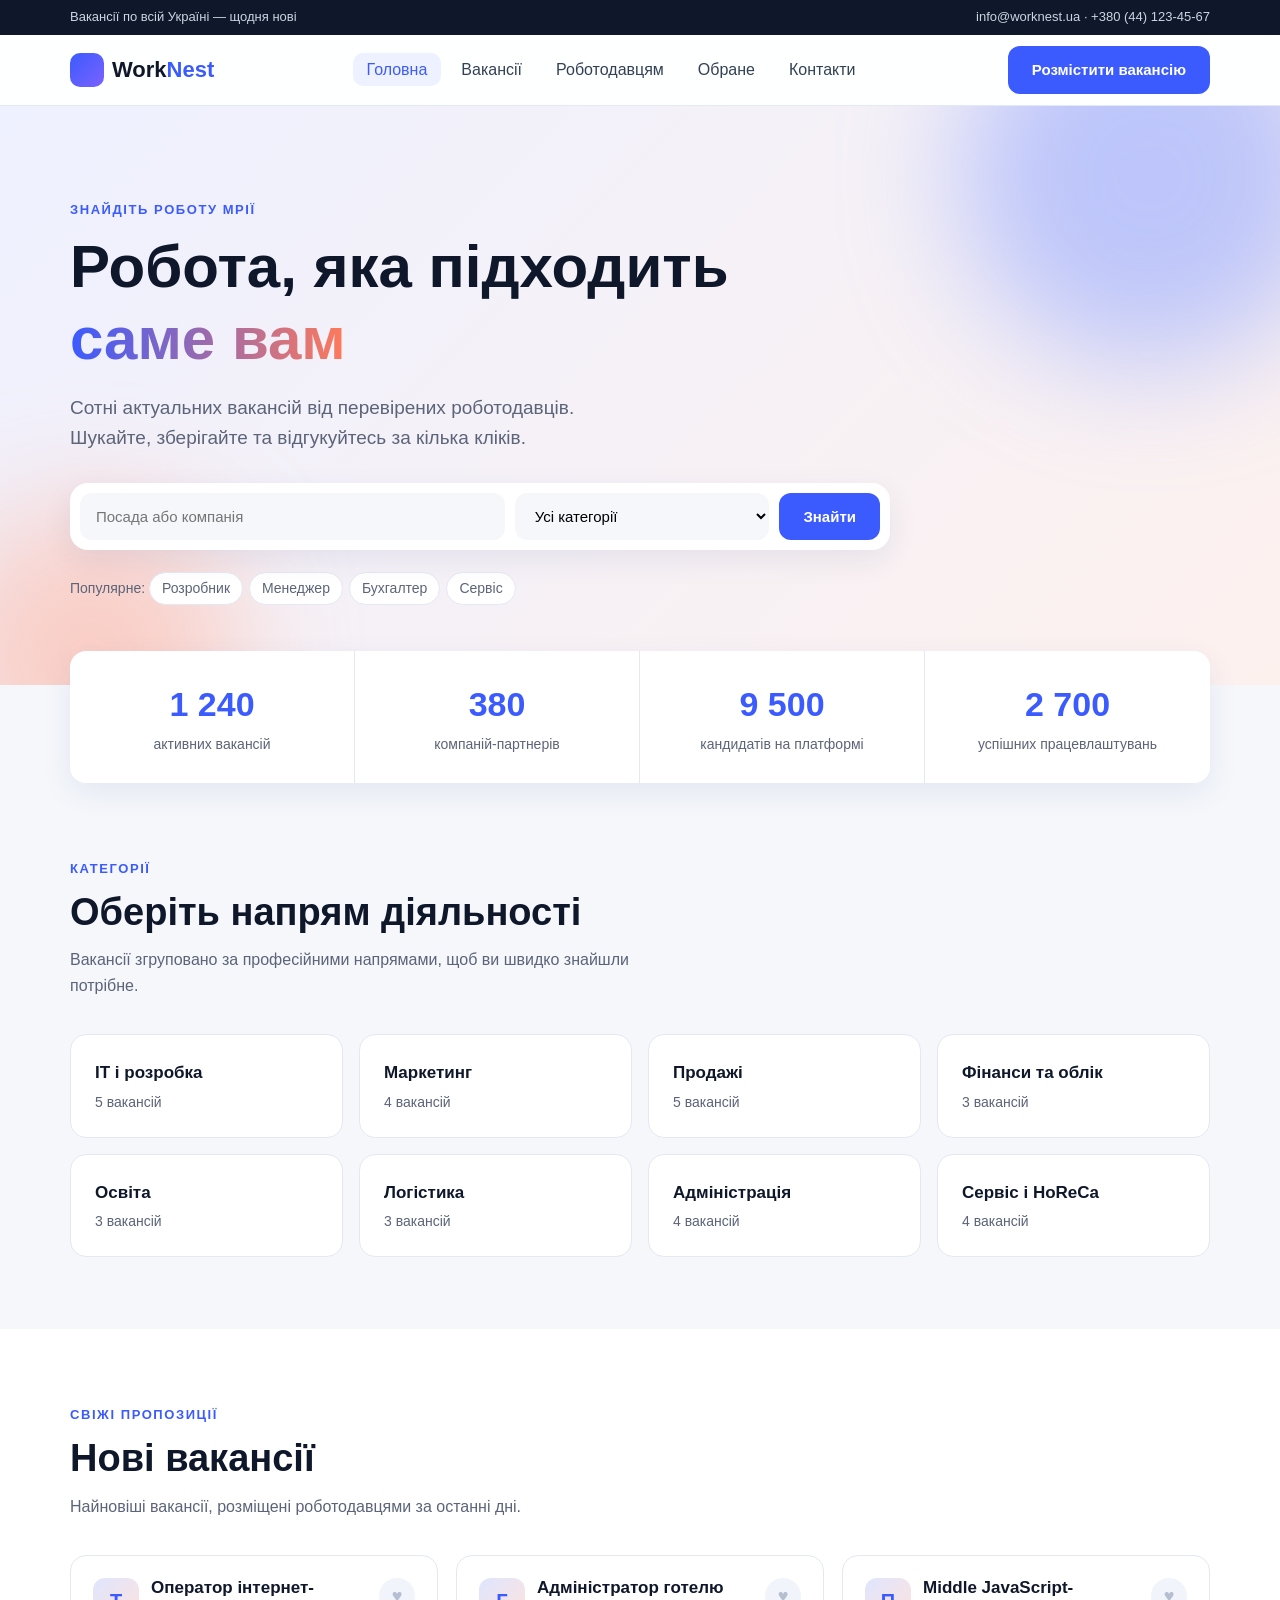
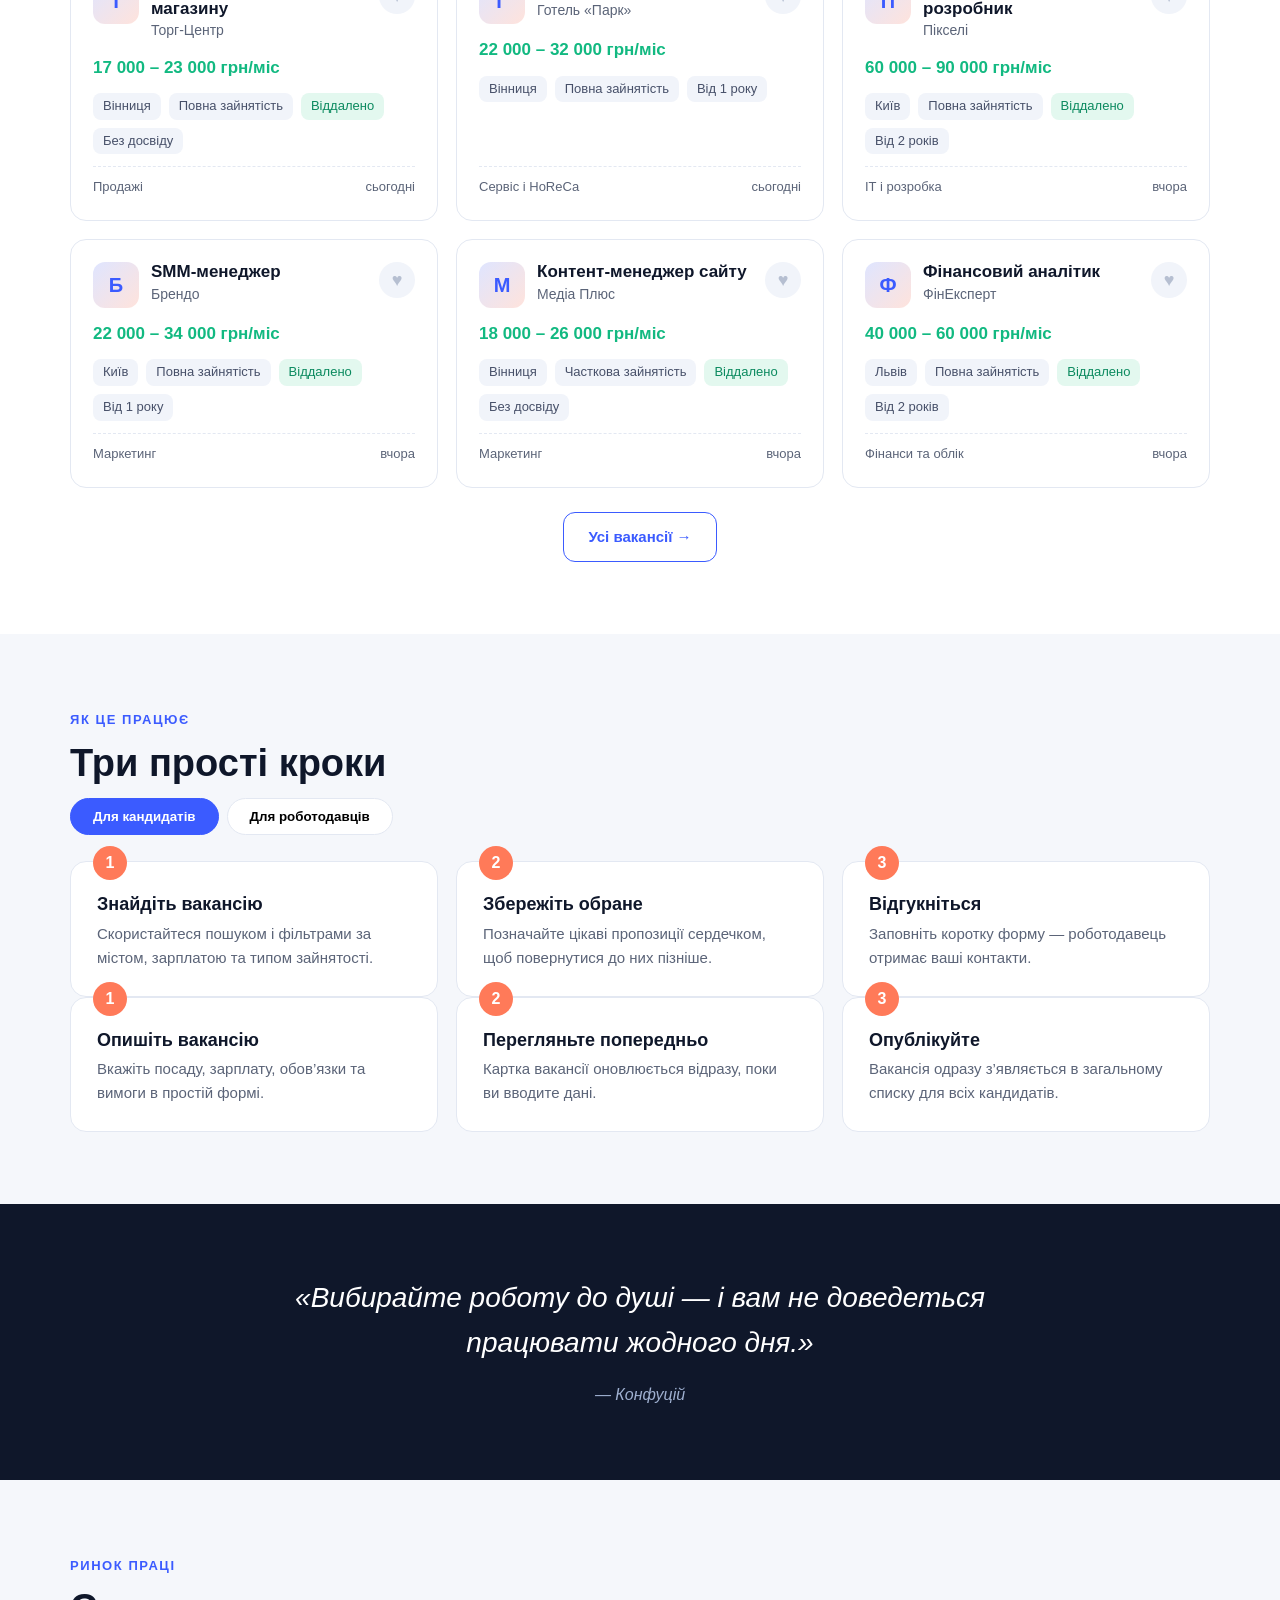
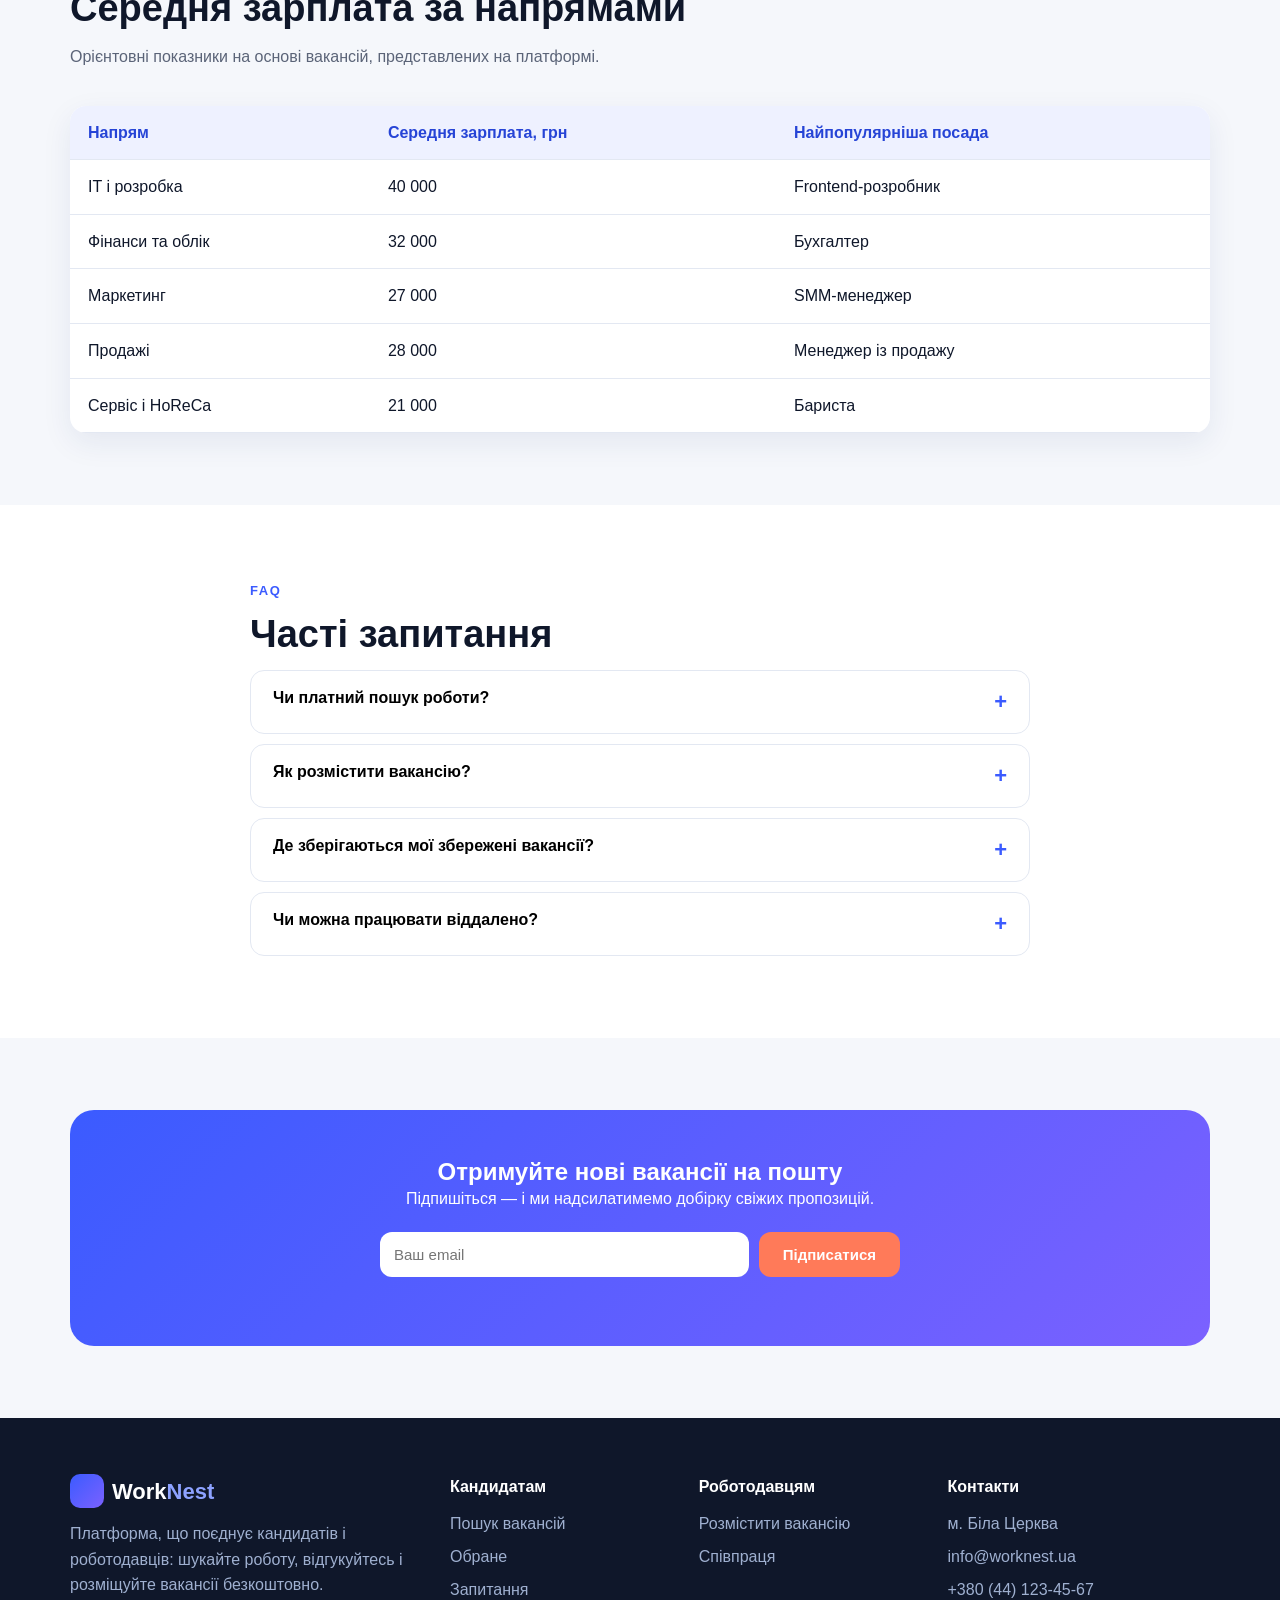
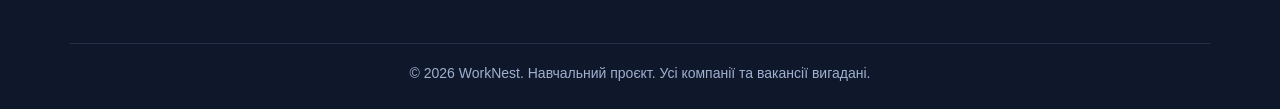
<file: index.html>
<!DOCTYPE html>
<html lang="uk">
<head>
<meta charset="UTF-8">
<meta name="viewport" content="width=device-width, initial-scale=1.0">
<meta name="description" content="WorkNest — сайт для пошуку роботи та розміщення вакансій">
<title>WorkNest — пошук роботи та розміщення вакансій</title>
<link rel="stylesheet" href="css/style.css">
</head>
<body>
<header>
  <div class="header-top"><div class="container"><span>Вакансії по всій Україні — щодня нові</span><span>info@worknest.ua · +380 (44) 123-45-67</span></div></div>
  <div class="header-main"><div class="container">
    <a class="logo-link" href="index.html"><i></i><span>Work<b>Nest</b></span></a>
    <nav id="nav"><ul><li><a href="index.html" class="active">Головна</a></li><li><a href="vacancies.html" class="">Вакансії</a></li><li><a href="post.html" class="">Роботодавцям</a></li><li><a href="saved.html" class="">Обране<span class="saved-count" hidden>0</span></a></li><li><a href="contacts.html" class="">Контакти</a></li></ul></nav>
    <div class="header-cta"><a class="btn" href="post.html">Розмістити вакансію</a><button class="burger" id="burger" aria-label="Меню">☰</button></div>
  </div></div>
</header>

<main>
<section class="hero" id="hero">
  <div class="container">
    <span class="section-label">Знайдіть роботу мрії</span>
    <h1>Робота, яка підходить <span>саме вам</span></h1>
    <p class="lead">Сотні актуальних вакансій від перевірених роботодавців. Шукайте, зберігайте та відгукуйтесь за кілька кліків.</p>
    <form class="search-box" id="heroForm">
      <input id="hQ" type="search" placeholder="Посада або компанія" aria-label="Пошук">
      <select id="hCat" aria-label="Категорія"></select>
      <button class="btn" type="submit">Знайти</button>
    </form>
    <div class="hero-tags">Популярне:
      <a href="vacancies.html?q=розробник">Розробник</a><a href="vacancies.html?q=менеджер">Менеджер</a><a href="vacancies.html?q=бухгалтер">Бухгалтер</a><a href="vacancies.html?cat=hor">Сервіс</a>
    </div>
  </div>
</section>

<section class="stats" id="statistics"><div class="container"><div class="stats-grid">
  <div class="stat"><b data-count="1240">0</b><span>активних вакансій</span></div>
  <div class="stat"><b data-count="380">0</b><span>компаній-партнерів</span></div>
  <div class="stat"><b data-count="9500">0</b><span>кандидатів на платформі</span></div>
  <div class="stat"><b data-count="2700">0</b><span>успішних працевлаштувань</span></div>
</div></div></section>

<section id="categories"><div class="container">
  <span class="section-label">Категорії</span><h2 class="section-title">Оберіть напрям діяльності</h2>
  <p class="section-sub">Вакансії згруповано за професійними напрямами, щоб ви швидко знайшли потрібне.</p>
  <div class="cat-grid" id="catGrid"></div>
</div></section>

<section id="featured" style="background:#fff"><div class="container">
  <span class="section-label">Свіжі пропозиції</span><h2 class="section-title">Нові вакансії</h2>
  <p class="section-sub">Найновіші вакансії, розміщені роботодавцями за останні дні.</p>
  <div class="grid" id="topGrid"></div>
  <p class="more-wrap"><a class="btn ghost" href="vacancies.html">Усі вакансії →</a></p>
</div></section>

<section id="how"><div class="container">
  <span class="section-label">Як це працює</span><h2 class="section-title">Три прості кроки</h2>
  <div class="tabs"><button class="tab active" data-tab="cand">Для кандидатів</button><button class="tab" data-tab="emp">Для роботодавців</button></div>
  <div class="steps" data-tab="cand">
    <div class="step"><h3>Знайдіть вакансію</h3><p>Скористайтеся пошуком і фільтрами за містом, зарплатою та типом зайнятості.</p></div>
    <div class="step"><h3>Збережіть обране</h3><p>Позначайте цікаві пропозиції сердечком, щоб повернутися до них пізніше.</p></div>
    <div class="step"><h3>Відгукніться</h3><p>Заповніть коротку форму — роботодавець отримає ваші контакти.</p></div>
  </div>
  <div class="steps" data-tab="emp" hidden>
    <div class="step"><h3>Опишіть вакансію</h3><p>Вкажіть посаду, зарплату, обов’язки та вимоги в простій формі.</p></div>
    <div class="step"><h3>Перегляньте попередньо</h3><p>Картка вакансії оновлюється відразу, поки ви вводите дані.</p></div>
    <div class="step"><h3>Опублікуйте</h3><p>Вакансія одразу з’являється в загальному списку для всіх кандидатів.</p></div>
  </div>
</div></section>

<section class="quote" id="quote"><div class="container">
  <blockquote>«Вибирайте роботу до душі — і вам не доведеться працювати жодного дня.»</blockquote>
  <cite>— Конфуцій</cite>
</div></section>

<section id="information"><div class="container">
  <span class="section-label">Ринок праці</span><h2 class="section-title">Середня зарплата за напрямами</h2>
  <p class="section-sub">Орієнтовні показники на основі вакансій, представлених на платформі.</p>
  <table class="info-table">
    <thead><tr><th>Напрям</th><th>Середня зарплата, грн</th><th>Найпопулярніша посада</th></tr></thead>
    <tbody>
      <tr><td>IT і розробка</td><td>40 000</td><td>Frontend-розробник</td></tr>
      <tr><td>Фінанси та облік</td><td>32 000</td><td>Бухгалтер</td></tr>
      <tr><td>Маркетинг</td><td>27 000</td><td>SMM-менеджер</td></tr>
      <tr><td>Продажі</td><td>28 000</td><td>Менеджер із продажу</td></tr>
      <tr><td>Сервіс і HoReCa</td><td>21 000</td><td>Бариста</td></tr>
    </tbody>
  </table>
</div></section>

<section id="faq" style="background:#fff"><div class="container" style="max-width:820px">
  <span class="section-label">FAQ</span><h2 class="section-title">Часті запитання</h2>
  <div class="faq-item"><button class="faq-q">Чи платний пошук роботи?</button><div class="faq-a">Ні, пошук вакансій і відгуки для кандидатів повністю безкоштовні.</div></div>
  <div class="faq-item"><button class="faq-q">Як розмістити вакансію?</button><div class="faq-a">Відкрийте сторінку «Роботодавцям», заповніть форму та натисніть «Опублікувати».</div></div>
  <div class="faq-item"><button class="faq-q">Де зберігаються мої збережені вакансії?</button><div class="faq-a">У пам’яті вашого браузера (localStorage), тому вони доступні без реєстрації.</div></div>
  <div class="faq-item"><button class="faq-q">Чи можна працювати віддалено?</button><div class="faq-a">Так, у фільтрах є опція «Віддалена робота» — вона показує лише такі вакансії.</div></div>
</div></section>

<section id="newsletter"><div class="container"><div class="newsletter">
  <h2>Отримуйте нові вакансії на пошту</h2><p>Підпишіться — і ми надсилатимемо добірку свіжих пропозицій.</p>
  <form id="subForm" novalidate><input id="sEmail" type="email" placeholder="Ваш email"><button class="btn accent" type="submit">Підписатися</button></form>
  <span class="err" id="sEmailErr"></span>
</div></div></section>
</main>

<footer>
  <div class="container">
    <div class="footer-grid">
      <div><a class="logo-link" href="index.html" style="color:#fff"><i></i><span>Work<b style="color:#8da2ff">Nest</b></span></a><p style="margin-top:12px">Платформа, що поєднує кандидатів і роботодавців: шукайте роботу, відгукуйтесь і розміщуйте вакансії безкоштовно.</p></div>
      <div><h4>Кандидатам</h4><ul><li><a href="vacancies.html">Пошук вакансій</a></li><li><a href="saved.html">Обране</a></li><li><a href="index.html#faq">Запитання</a></li></ul></div>
      <div><h4>Роботодавцям</h4><ul><li><a href="post.html">Розмістити вакансію</a></li><li><a href="contacts.html">Співпраця</a></li></ul></div>
      <div><h4>Контакти</h4><ul><li>м. Біла Церква</li><li>info@worknest.ua</li><li>+380 (44) 123-45-67</li></ul></div>
    </div>
    <p class="copy">© 2026 WorkNest. Навчальний проєкт. Усі компанії та вакансії вигадані.</p>
  </div>
</footer>
<button class="to-top" id="toTop" aria-label="Нагору">↑</button>
<script src="js/data.js"></script>
<script src="js/script.js"></script>
</body>
</html>
</file>
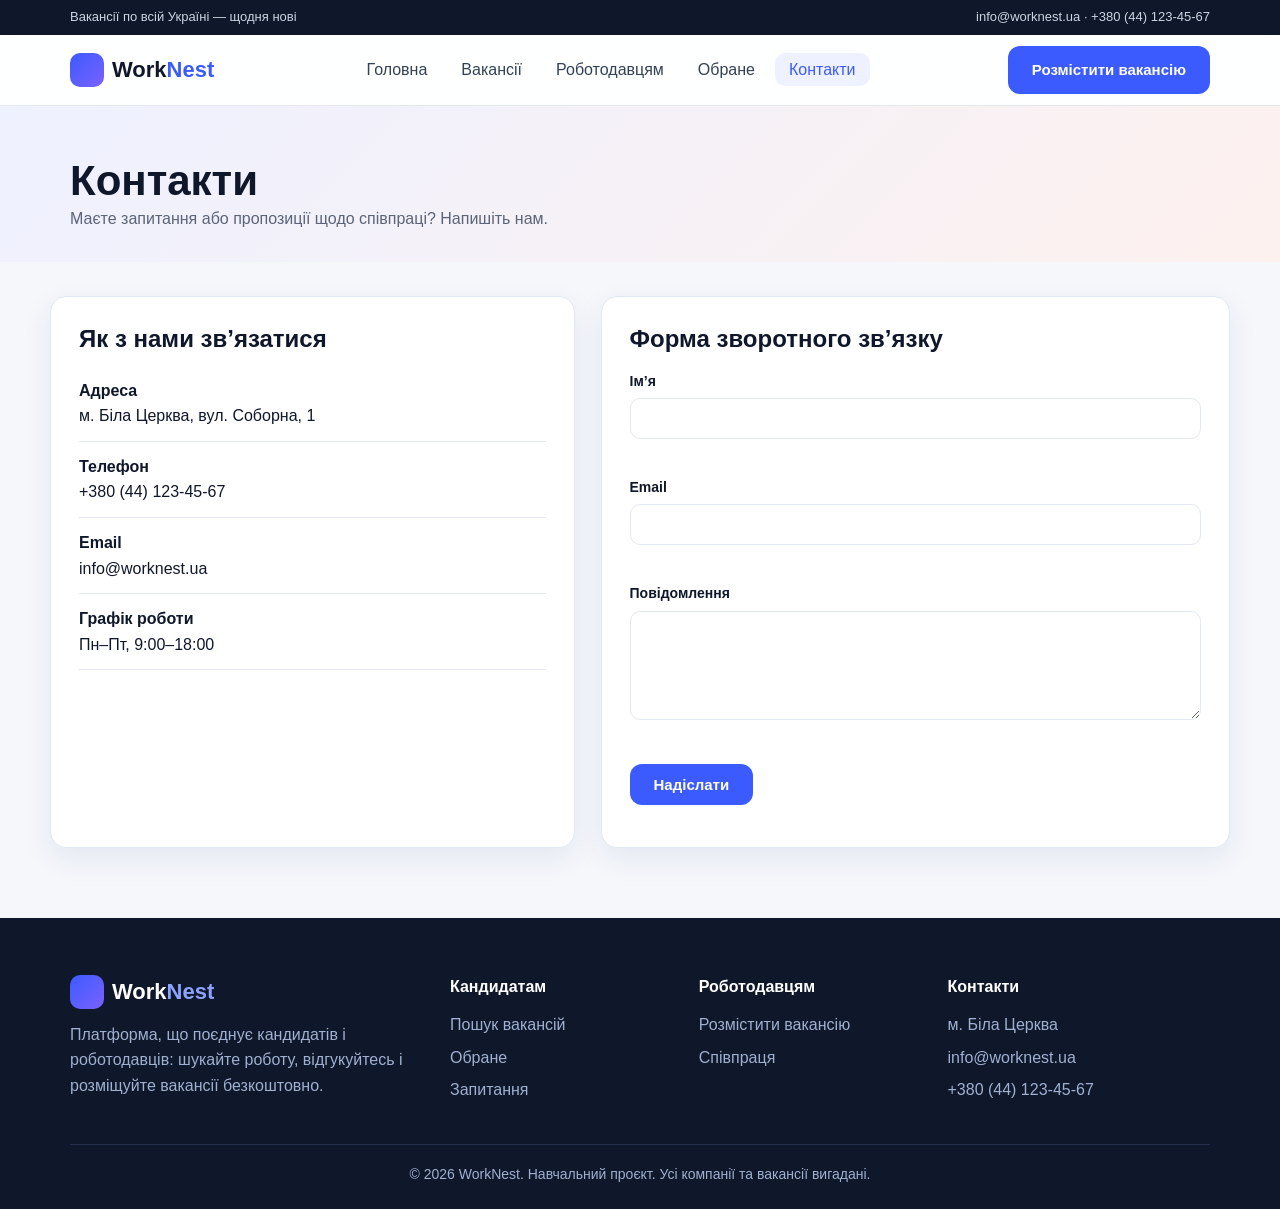
<file: contacts.html>
<!DOCTYPE html>
<html lang="uk">
<head>
<meta charset="UTF-8">
<meta name="viewport" content="width=device-width, initial-scale=1.0">
<meta name="description" content="WorkNest — сайт для пошуку роботи та розміщення вакансій">
<title>Контакти — WorkNest</title>
<link rel="stylesheet" href="css/style.css">
</head>
<body>
<header>
  <div class="header-top"><div class="container"><span>Вакансії по всій Україні — щодня нові</span><span>info@worknest.ua · +380 (44) 123-45-67</span></div></div>
  <div class="header-main"><div class="container">
    <a class="logo-link" href="index.html"><i></i><span>Work<b>Nest</b></span></a>
    <nav id="nav"><ul><li><a href="index.html" class="">Головна</a></li><li><a href="vacancies.html" class="">Вакансії</a></li><li><a href="post.html" class="">Роботодавцям</a></li><li><a href="saved.html" class="">Обране<span class="saved-count" hidden>0</span></a></li><li><a href="contacts.html" class="active">Контакти</a></li></ul></nav>
    <div class="header-cta"><a class="btn" href="post.html">Розмістити вакансію</a><button class="burger" id="burger" aria-label="Меню">☰</button></div>
  </div></div>
</header>

<div class="page-head"><div class="container"><h1>Контакти</h1><p>Маєте запитання або пропозиції щодо співпраці? Напишіть нам.</p></div></div>
<main class="container contact-grid">
  <div class="form-card"><h2 style="margin-bottom:12px">Як з нами зв’язатися</h2>
    <ul class="contact-list"><li><b>Адреса</b>м. Біла Церква, вул. Соборна, 1</li><li><b>Телефон</b>+380 (44) 123-45-67</li><li><b>Email</b>info@worknest.ua</li><li><b>Графік роботи</b>Пн–Пт, 9:00–18:00</li></ul></div>
  <form class="form-card" id="contactForm" novalidate>
    <h2 style="margin-bottom:16px">Форма зворотного зв’язку</h2>
    <div class="field"><label for="cName">Ім’я</label><input id="cName" type="text"><span class="err" id="cNameErr"></span></div>
    <div class="field"><label for="cEmail">Email</label><input id="cEmail" type="email"><span class="err" id="cEmailErr"></span></div>
    <div class="field"><label for="cMsg">Повідомлення</label><textarea id="cMsg" rows="5"></textarea><span class="err" id="cMsgErr"></span></div>
    <button class="btn" type="submit">Надіслати</button>
    <p class="success" id="cStatus" style="background:none;padding:0"></p>
  </form>
</main>

<footer>
  <div class="container">
    <div class="footer-grid">
      <div><a class="logo-link" href="index.html" style="color:#fff"><i></i><span>Work<b style="color:#8da2ff">Nest</b></span></a><p style="margin-top:12px">Платформа, що поєднує кандидатів і роботодавців: шукайте роботу, відгукуйтесь і розміщуйте вакансії безкоштовно.</p></div>
      <div><h4>Кандидатам</h4><ul><li><a href="vacancies.html">Пошук вакансій</a></li><li><a href="saved.html">Обране</a></li><li><a href="index.html#faq">Запитання</a></li></ul></div>
      <div><h4>Роботодавцям</h4><ul><li><a href="post.html">Розмістити вакансію</a></li><li><a href="contacts.html">Співпраця</a></li></ul></div>
      <div><h4>Контакти</h4><ul><li>м. Біла Церква</li><li>info@worknest.ua</li><li>+380 (44) 123-45-67</li></ul></div>
    </div>
    <p class="copy">© 2026 WorkNest. Навчальний проєкт. Усі компанії та вакансії вигадані.</p>
  </div>
</footer>
<button class="to-top" id="toTop" aria-label="Нагору">↑</button>
<script src="js/data.js"></script>
<script src="js/script.js"></script>
</body>
</html>
</file>
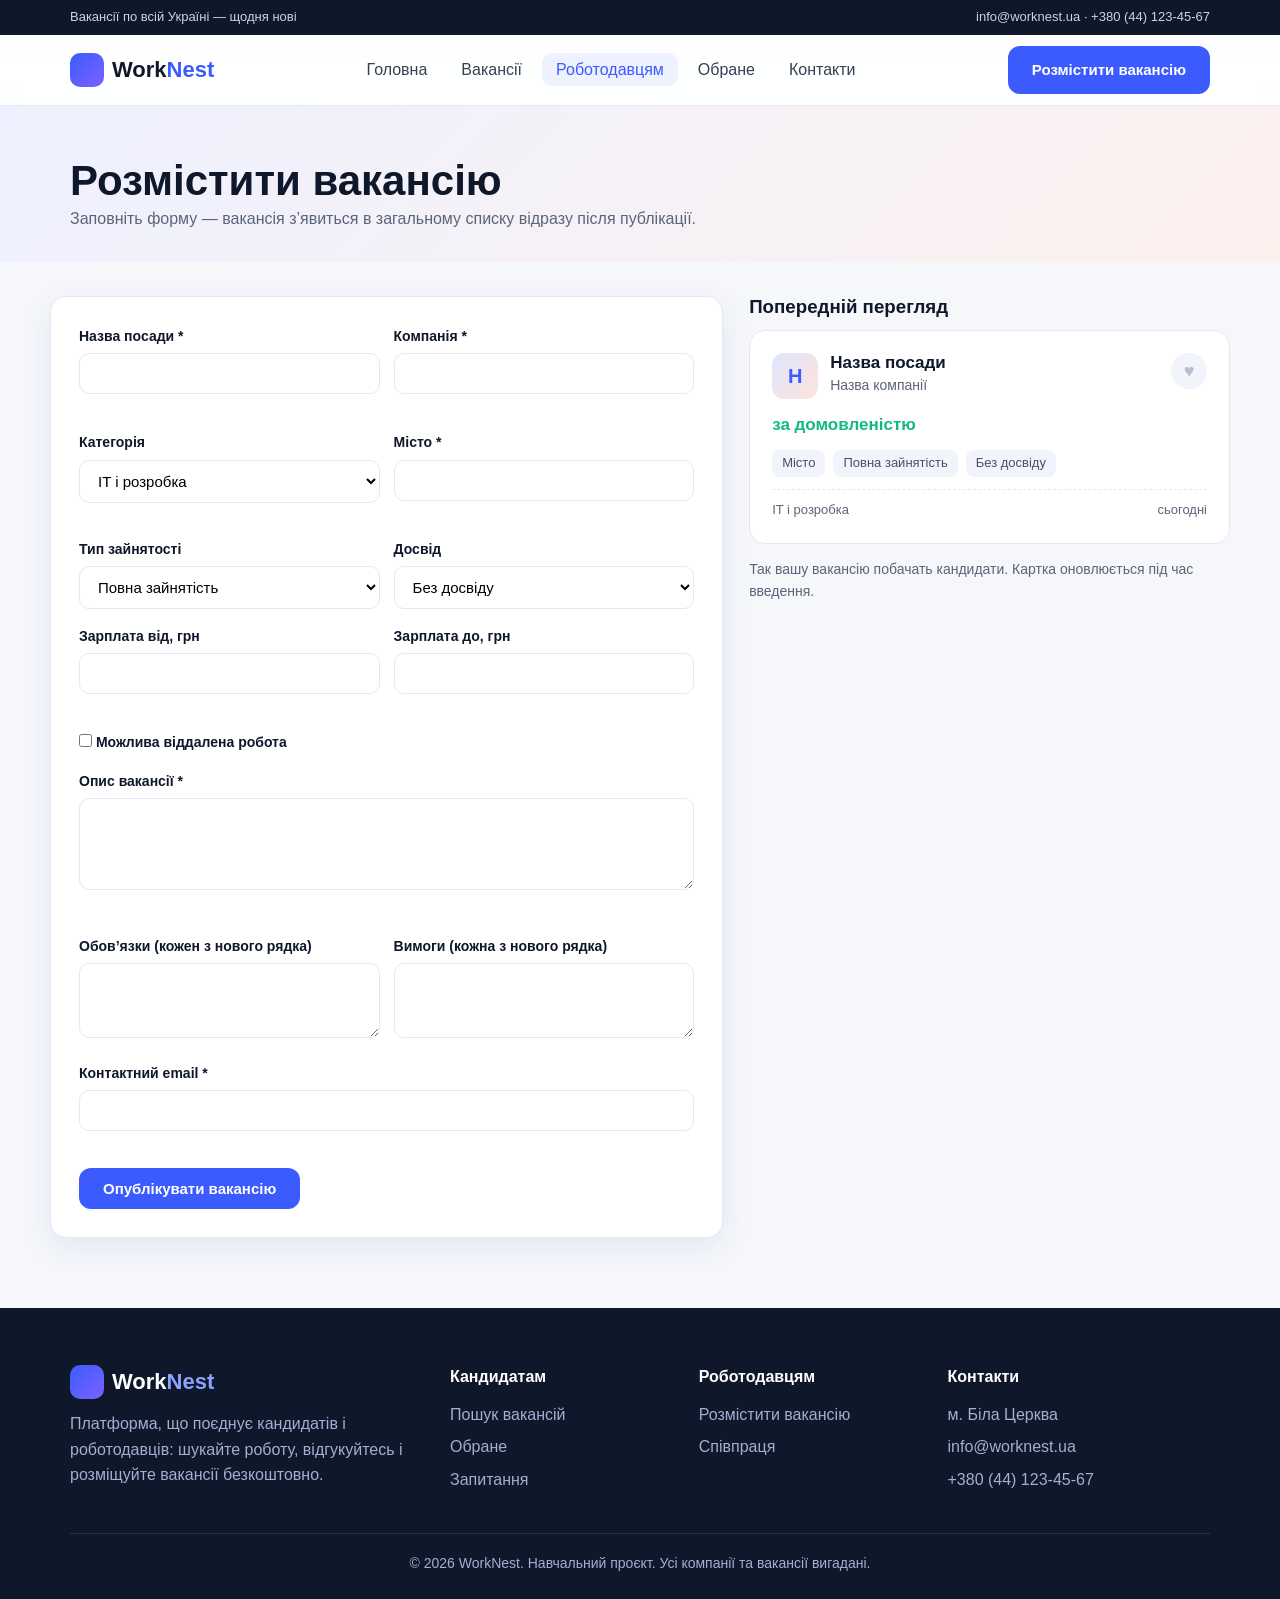
<file: post.html>
<!DOCTYPE html>
<html lang="uk">
<head>
<meta charset="UTF-8">
<meta name="viewport" content="width=device-width, initial-scale=1.0">
<meta name="description" content="WorkNest — сайт для пошуку роботи та розміщення вакансій">
<title>Розмістити вакансію — WorkNest</title>
<link rel="stylesheet" href="css/style.css">
</head>
<body>
<header>
  <div class="header-top"><div class="container"><span>Вакансії по всій Україні — щодня нові</span><span>info@worknest.ua · +380 (44) 123-45-67</span></div></div>
  <div class="header-main"><div class="container">
    <a class="logo-link" href="index.html"><i></i><span>Work<b>Nest</b></span></a>
    <nav id="nav"><ul><li><a href="index.html" class="">Головна</a></li><li><a href="vacancies.html" class="">Вакансії</a></li><li><a href="post.html" class="active">Роботодавцям</a></li><li><a href="saved.html" class="">Обране<span class="saved-count" hidden>0</span></a></li><li><a href="contacts.html" class="">Контакти</a></li></ul></nav>
    <div class="header-cta"><a class="btn" href="post.html">Розмістити вакансію</a><button class="burger" id="burger" aria-label="Меню">☰</button></div>
  </div></div>
</header>

<div class="page-head"><div class="container"><h1>Розмістити вакансію</h1><p>Заповніть форму — вакансія з’явиться в загальному списку відразу після публікації.</p></div></div>
<main class="container post-grid">
  <form class="form-card" id="postForm" novalidate>
    <div class="row2">
      <div class="field"><label for="pTitle">Назва посади *</label><input id="pTitle" type="text"><span class="err" id="pTitleErr"></span></div>
      <div class="field"><label for="pCompany">Компанія *</label><input id="pCompany" type="text"><span class="err" id="pCompanyErr"></span></div>
    </div>
    <div class="row2">
      <div class="field"><label for="pCat">Категорія</label><select id="pCat"></select></div>
      <div class="field"><label for="pCity">Місто *</label><input id="pCity" type="text"><span class="err" id="pCityErr"></span></div>
    </div>
    <div class="row2">
      <div class="field"><label for="pType">Тип зайнятості</label><select id="pType"><option>Повна зайнятість</option><option>Часткова зайнятість</option><option>Стажування</option><option>Проєктна робота</option></select></div>
      <div class="field"><label for="pExp">Досвід</label><select id="pExp"><option>Без досвіду</option><option>Від 1 року</option><option>Від 2 років</option></select></div>
    </div>
    <div class="row2">
      <div class="field"><label for="pFrom">Зарплата від, грн</label><input id="pFrom" type="number" min="0"></div>
      <div class="field"><label for="pTo">Зарплата до, грн</label><input id="pTo" type="number" min="0"><span class="err" id="pToErr"></span></div>
    </div>
    <div class="field"><label class="check"><input id="pRemote" type="checkbox"> Можлива віддалена робота</label></div>
    <div class="field"><label for="pDesc">Опис вакансії *</label><textarea id="pDesc" rows="4"></textarea><span class="err" id="pDescErr"></span></div>
    <div class="row2">
      <div class="field"><label for="pTasks">Обов’язки (кожен з нового рядка)</label><textarea id="pTasks" rows="3"></textarea></div>
      <div class="field"><label for="pReqs">Вимоги (кожна з нового рядка)</label><textarea id="pReqs" rows="3"></textarea></div>
    </div>
    <div class="field"><label for="pEmail">Контактний email *</label><input id="pEmail" type="email"><span class="err" id="pEmailErr"></span></div>
    <button class="btn" type="submit">Опублікувати вакансію</button>
    <p class="success" id="postDone" hidden></p>
  </form>
  <aside class="sticky"><h3 style="margin-bottom:12px">Попередній перегляд</h3><div id="preview"></div>
    <p class="section-sub" style="margin-top:14px;font-size:14px">Так вашу вакансію побачать кандидати. Картка оновлюється під час введення.</p></aside>
</main>

<footer>
  <div class="container">
    <div class="footer-grid">
      <div><a class="logo-link" href="index.html" style="color:#fff"><i></i><span>Work<b style="color:#8da2ff">Nest</b></span></a><p style="margin-top:12px">Платформа, що поєднує кандидатів і роботодавців: шукайте роботу, відгукуйтесь і розміщуйте вакансії безкоштовно.</p></div>
      <div><h4>Кандидатам</h4><ul><li><a href="vacancies.html">Пошук вакансій</a></li><li><a href="saved.html">Обране</a></li><li><a href="index.html#faq">Запитання</a></li></ul></div>
      <div><h4>Роботодавцям</h4><ul><li><a href="post.html">Розмістити вакансію</a></li><li><a href="contacts.html">Співпраця</a></li></ul></div>
      <div><h4>Контакти</h4><ul><li>м. Біла Церква</li><li>info@worknest.ua</li><li>+380 (44) 123-45-67</li></ul></div>
    </div>
    <p class="copy">© 2026 WorkNest. Навчальний проєкт. Усі компанії та вакансії вигадані.</p>
  </div>
</footer>
<button class="to-top" id="toTop" aria-label="Нагору">↑</button>
<script src="js/data.js"></script>
<script src="js/script.js"></script>
</body>
</html>
</file>
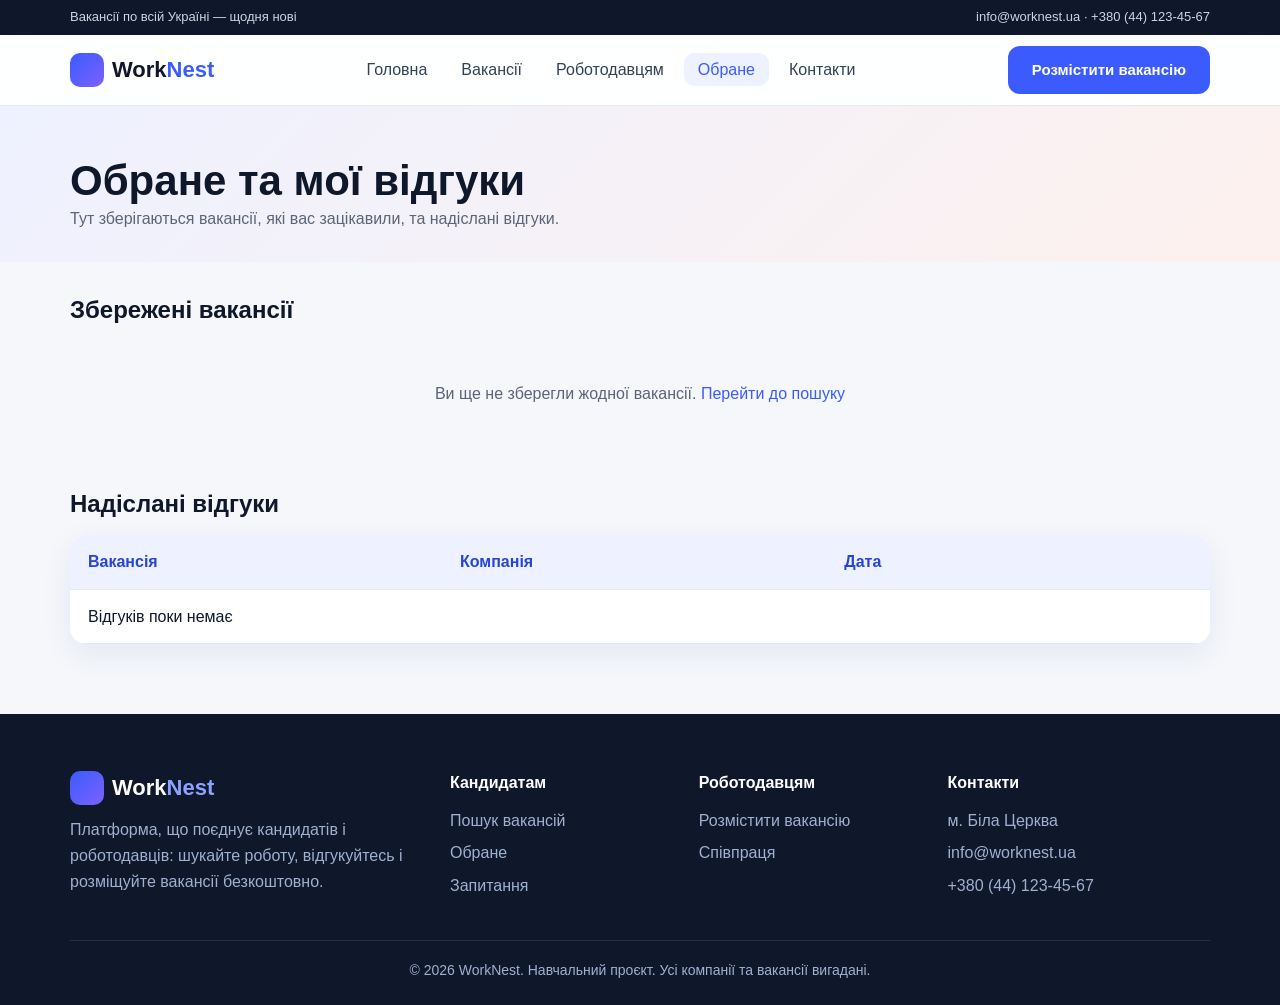
<file: saved.html>
<!DOCTYPE html>
<html lang="uk">
<head>
<meta charset="UTF-8">
<meta name="viewport" content="width=device-width, initial-scale=1.0">
<meta name="description" content="WorkNest — сайт для пошуку роботи та розміщення вакансій">
<title>Обране — WorkNest</title>
<link rel="stylesheet" href="css/style.css">
</head>
<body>
<header>
  <div class="header-top"><div class="container"><span>Вакансії по всій Україні — щодня нові</span><span>info@worknest.ua · +380 (44) 123-45-67</span></div></div>
  <div class="header-main"><div class="container">
    <a class="logo-link" href="index.html"><i></i><span>Work<b>Nest</b></span></a>
    <nav id="nav"><ul><li><a href="index.html" class="">Головна</a></li><li><a href="vacancies.html" class="">Вакансії</a></li><li><a href="post.html" class="">Роботодавцям</a></li><li><a href="saved.html" class="active">Обране<span class="saved-count" hidden>0</span></a></li><li><a href="contacts.html" class="">Контакти</a></li></ul></nav>
    <div class="header-cta"><a class="btn" href="post.html">Розмістити вакансію</a><button class="burger" id="burger" aria-label="Меню">☰</button></div>
  </div></div>
</header>

<div class="page-head"><div class="container"><h1>Обране та мої відгуки</h1><p>Тут зберігаються вакансії, які вас зацікавили, та надіслані відгуки.</p></div></div>
<main class="container" style="padding:34px 20px 70px">
  <h2 style="margin-bottom:16px">Збережені вакансії</h2>
  <div class="grid" id="savedList"></div>
  <h2 style="margin:44px 0 16px">Надіслані відгуки</h2>
  <table class="info-table"><thead><tr><th>Вакансія</th><th>Компанія</th><th>Дата</th><th></th></tr></thead><tbody id="appBody"></tbody></table>
</main>

<footer>
  <div class="container">
    <div class="footer-grid">
      <div><a class="logo-link" href="index.html" style="color:#fff"><i></i><span>Work<b style="color:#8da2ff">Nest</b></span></a><p style="margin-top:12px">Платформа, що поєднує кандидатів і роботодавців: шукайте роботу, відгукуйтесь і розміщуйте вакансії безкоштовно.</p></div>
      <div><h4>Кандидатам</h4><ul><li><a href="vacancies.html">Пошук вакансій</a></li><li><a href="saved.html">Обране</a></li><li><a href="index.html#faq">Запитання</a></li></ul></div>
      <div><h4>Роботодавцям</h4><ul><li><a href="post.html">Розмістити вакансію</a></li><li><a href="contacts.html">Співпраця</a></li></ul></div>
      <div><h4>Контакти</h4><ul><li>м. Біла Церква</li><li>info@worknest.ua</li><li>+380 (44) 123-45-67</li></ul></div>
    </div>
    <p class="copy">© 2026 WorkNest. Навчальний проєкт. Усі компанії та вакансії вигадані.</p>
  </div>
</footer>
<button class="to-top" id="toTop" aria-label="Нагору">↑</button>
<script src="js/data.js"></script>
<script src="js/script.js"></script>
</body>
</html>
</file>
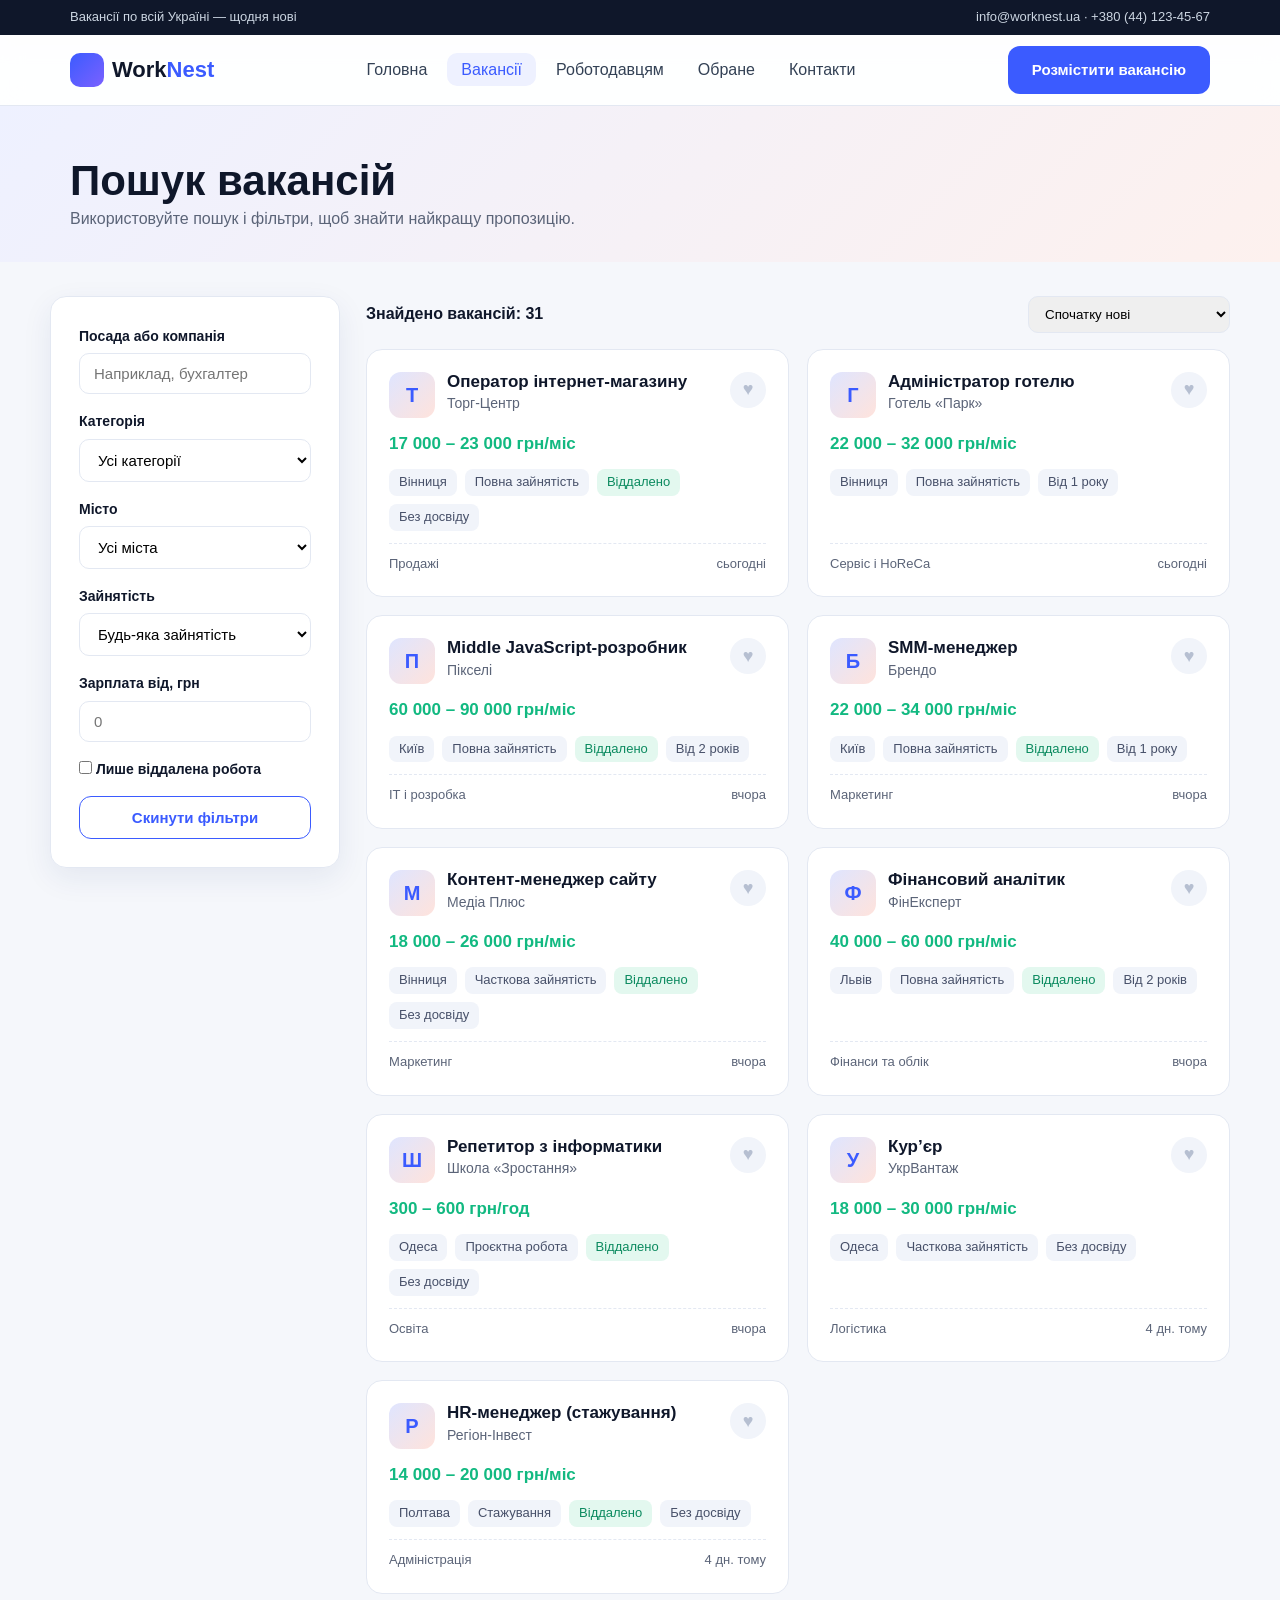
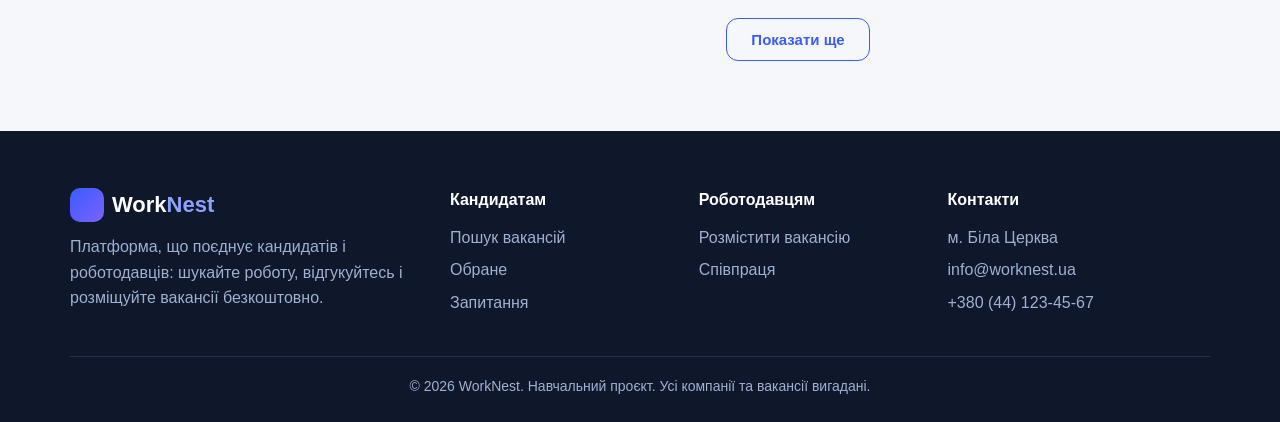
<file: vacancies.html>
<!DOCTYPE html>
<html lang="uk">
<head>
<meta charset="UTF-8">
<meta name="viewport" content="width=device-width, initial-scale=1.0">
<meta name="description" content="WorkNest — сайт для пошуку роботи та розміщення вакансій">
<title>Вакансії — WorkNest</title>
<link rel="stylesheet" href="css/style.css">
</head>
<body>
<header>
  <div class="header-top"><div class="container"><span>Вакансії по всій Україні — щодня нові</span><span>info@worknest.ua · +380 (44) 123-45-67</span></div></div>
  <div class="header-main"><div class="container">
    <a class="logo-link" href="index.html"><i></i><span>Work<b>Nest</b></span></a>
    <nav id="nav"><ul><li><a href="index.html" class="">Головна</a></li><li><a href="vacancies.html" class="active">Вакансії</a></li><li><a href="post.html" class="">Роботодавцям</a></li><li><a href="saved.html" class="">Обране<span class="saved-count" hidden>0</span></a></li><li><a href="contacts.html" class="">Контакти</a></li></ul></nav>
    <div class="header-cta"><a class="btn" href="post.html">Розмістити вакансію</a><button class="burger" id="burger" aria-label="Меню">☰</button></div>
  </div></div>
</header>

<div class="page-head"><div class="container"><h1>Пошук вакансій</h1><p>Використовуйте пошук і фільтри, щоб знайти найкращу пропозицію.</p></div></div>
<main class="container layout">
  <aside class="form-card filters"><form id="filters">
    <div class="field"><label for="fQ">Посада або компанія</label><input id="fQ" type="search" placeholder="Наприклад, бухгалтер"></div>
    <div class="field"><label for="fCat">Категорія</label><select id="fCat"></select></div>
    <div class="field"><label for="fCity">Місто</label><select id="fCity"></select></div>
    <div class="field"><label for="fType">Зайнятість</label><select id="fType"></select></div>
    <div class="field"><label for="fSalary">Зарплата від, грн</label><input id="fSalary" type="number" min="0" step="1000" placeholder="0"></div>
    <div class="field"><label class="check"><input id="fRemote" type="checkbox"> Лише віддалена робота</label></div>
    <button class="btn ghost" type="button" id="reset" style="width:100%">Скинути фільтри</button>
  </form></aside>
  <div>
    <div class="results-bar"><strong id="count"></strong>
      <select id="fSort" aria-label="Сортування" style="padding:9px 12px;border-radius:10px;border:1.5px solid var(--line);font-family:inherit">
        <option value="new">Спочатку нові</option><option value="high">Зарплата: за спаданням</option><option value="low">Зарплата: за зростанням</option><option value="name">За назвою</option>
      </select></div>
    <div class="grid" id="grid"></div>
    <div class="more-wrap"><button class="btn ghost" id="more">Показати ще</button></div>
  </div>
</main>

<footer>
  <div class="container">
    <div class="footer-grid">
      <div><a class="logo-link" href="index.html" style="color:#fff"><i></i><span>Work<b style="color:#8da2ff">Nest</b></span></a><p style="margin-top:12px">Платформа, що поєднує кандидатів і роботодавців: шукайте роботу, відгукуйтесь і розміщуйте вакансії безкоштовно.</p></div>
      <div><h4>Кандидатам</h4><ul><li><a href="vacancies.html">Пошук вакансій</a></li><li><a href="saved.html">Обране</a></li><li><a href="index.html#faq">Запитання</a></li></ul></div>
      <div><h4>Роботодавцям</h4><ul><li><a href="post.html">Розмістити вакансію</a></li><li><a href="contacts.html">Співпраця</a></li></ul></div>
      <div><h4>Контакти</h4><ul><li>м. Біла Церква</li><li>info@worknest.ua</li><li>+380 (44) 123-45-67</li></ul></div>
    </div>
    <p class="copy">© 2026 WorkNest. Навчальний проєкт. Усі компанії та вакансії вигадані.</p>
  </div>
</footer>
<button class="to-top" id="toTop" aria-label="Нагору">↑</button>
<script src="js/data.js"></script>
<script src="js/script.js"></script>
</body>
</html>
</file>
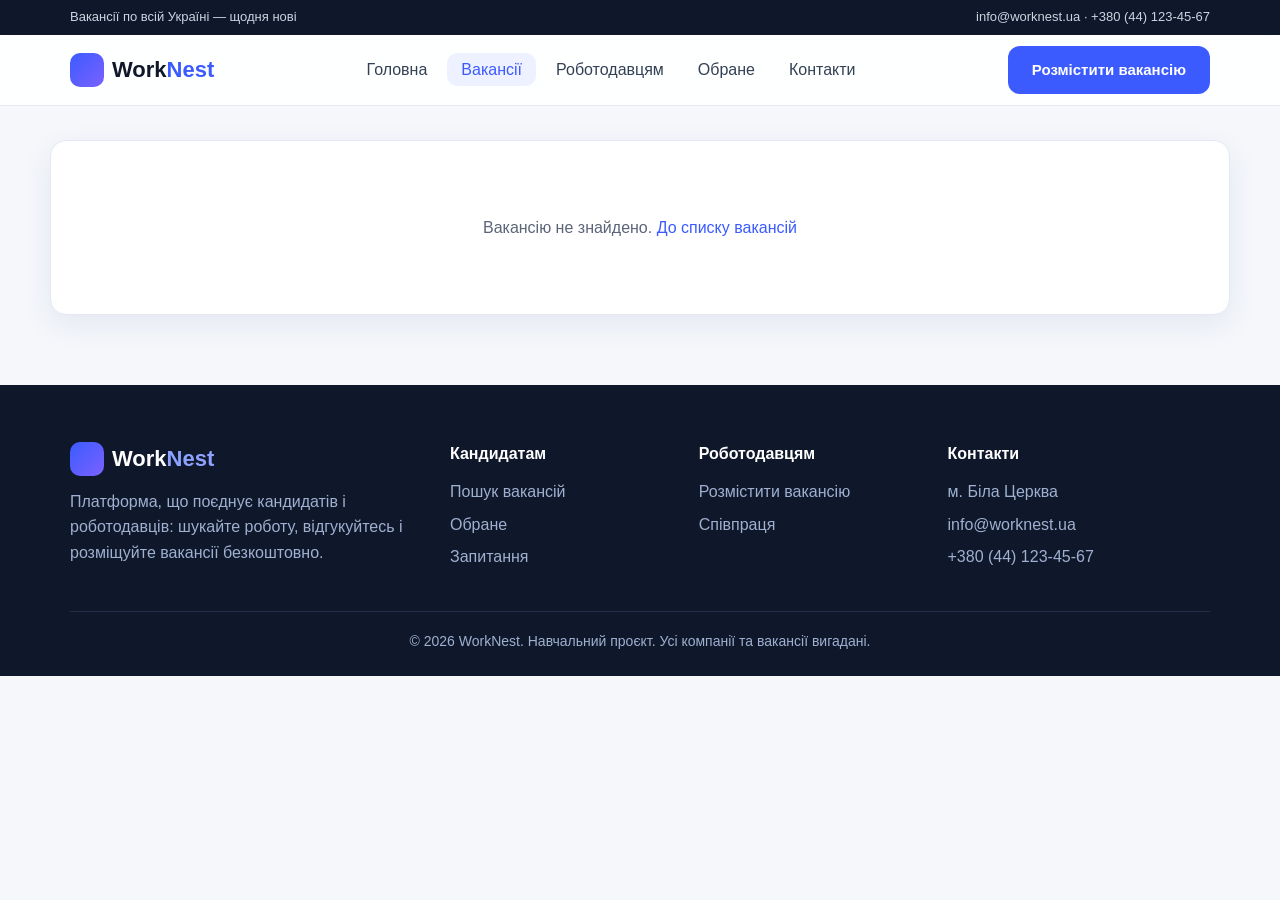
<file: vacancy.html>
<!DOCTYPE html>
<html lang="uk">
<head>
<meta charset="UTF-8">
<meta name="viewport" content="width=device-width, initial-scale=1.0">
<meta name="description" content="WorkNest — сайт для пошуку роботи та розміщення вакансій">
<title>Вакансія — WorkNest</title>
<link rel="stylesheet" href="css/style.css">
</head>
<body>
<header>
  <div class="header-top"><div class="container"><span>Вакансії по всій Україні — щодня нові</span><span>info@worknest.ua · +380 (44) 123-45-67</span></div></div>
  <div class="header-main"><div class="container">
    <a class="logo-link" href="index.html"><i></i><span>Work<b>Nest</b></span></a>
    <nav id="nav"><ul><li><a href="index.html" class="">Головна</a></li><li><a href="vacancies.html" class="active">Вакансії</a></li><li><a href="post.html" class="">Роботодавцям</a></li><li><a href="saved.html" class="">Обране<span class="saved-count" hidden>0</span></a></li><li><a href="contacts.html" class="">Контакти</a></li></ul></nav>
    <div class="header-cta"><a class="btn" href="post.html">Розмістити вакансію</a><button class="burger" id="burger" aria-label="Меню">☰</button></div>
  </div></div>
</header>

<main class="container detail-wrap"><div class="detail" id="detail"></div></main>
<div class="modal" id="applyModal"><div class="modal-box">
  <button class="close" data-close aria-label="Закрити">×</button>
  <h2 id="applyTitle">Відгук на вакансію</h2>
  <form id="applyForm" novalidate>
    <div class="field"><label for="aName">Ім’я та прізвище</label><input id="aName" type="text"><span class="err" id="aNameErr"></span></div>
    <div class="field"><label for="aEmail">Email</label><input id="aEmail" type="email"><span class="err" id="aEmailErr"></span></div>
    <div class="field"><label for="aPhone">Телефон</label><input id="aPhone" type="tel" placeholder="+380..."><span class="err" id="aPhoneErr"></span></div>
    <div class="field"><label for="aLetter">Супровідний лист (необов’язково)</label><textarea id="aLetter" rows="3"></textarea></div>
    <button class="btn" type="submit" style="width:100%">Надіслати відгук</button>
  </form>
</div></div>

<footer>
  <div class="container">
    <div class="footer-grid">
      <div><a class="logo-link" href="index.html" style="color:#fff"><i></i><span>Work<b style="color:#8da2ff">Nest</b></span></a><p style="margin-top:12px">Платформа, що поєднує кандидатів і роботодавців: шукайте роботу, відгукуйтесь і розміщуйте вакансії безкоштовно.</p></div>
      <div><h4>Кандидатам</h4><ul><li><a href="vacancies.html">Пошук вакансій</a></li><li><a href="saved.html">Обране</a></li><li><a href="index.html#faq">Запитання</a></li></ul></div>
      <div><h4>Роботодавцям</h4><ul><li><a href="post.html">Розмістити вакансію</a></li><li><a href="contacts.html">Співпраця</a></li></ul></div>
      <div><h4>Контакти</h4><ul><li>м. Біла Церква</li><li>info@worknest.ua</li><li>+380 (44) 123-45-67</li></ul></div>
    </div>
    <p class="copy">© 2026 WorkNest. Навчальний проєкт. Усі компанії та вакансії вигадані.</p>
  </div>
</footer>
<button class="to-top" id="toTop" aria-label="Нагору">↑</button>
<script src="js/data.js"></script>
<script src="js/script.js"></script>
</body>
</html>
</file>
<file: css/style.css>
:root{
  --ink:#0f172a; --muted:#5b6478; --bg:#f5f7fb; --card:#ffffff; --line:#e3e8f2;
  --brand:#3b5bff; --brand-dark:#2644d6; --accent:#ff7a59; --mint:#12b981;
  --radius:16px; --shadow:0 10px 30px rgba(31,45,110,.08); --max:1180px;
}
*{box-sizing:border-box;margin:0;padding:0}
html{scroll-behavior:smooth}
body{font-family:'Segoe UI',Roboto,Arial,sans-serif;color:var(--ink);background:var(--bg);line-height:1.6}
a{color:inherit;text-decoration:none}
ul{list-style:none}
img{max-width:100%}
.container{max-width:var(--max);margin:0 auto;padding:0 20px}
section{padding:72px 0}
h1,h2,h3{line-height:1.2}
.section-label{display:inline-block;color:var(--brand);font-weight:700;font-size:13px;letter-spacing:.12em;text-transform:uppercase;margin-bottom:10px}
.section-title{font-size:clamp(26px,3.4vw,38px);margin-bottom:12px}
.section-sub{color:var(--muted);max-width:620px;margin-bottom:36px}
.btn{display:inline-block;border:0;cursor:pointer;background:var(--brand);color:#fff;padding:12px 24px;border-radius:12px;font-size:15px;font-weight:600;transition:.25s}
.btn:hover{background:var(--brand-dark);transform:translateY(-2px);box-shadow:0 8px 20px rgba(59,91,255,.3)}
.btn.ghost{background:transparent;color:var(--brand);border:1.5px solid var(--brand)}
.btn.ghost:hover{background:var(--brand);color:#fff}
.btn.accent{background:var(--accent)}.btn.accent:hover{background:#ef6540}

/* шапка */
.header-top{background:var(--ink);color:#cbd5e1;font-size:13px;padding:7px 0}
.header-top .container{display:flex;justify-content:space-between;gap:12px;flex-wrap:wrap}
.header-main{position:sticky;top:0;z-index:50;background:rgba(255,255,255,.9);backdrop-filter:blur(12px);border-bottom:1px solid var(--line)}
.header-main .container{display:flex;align-items:center;justify-content:space-between;height:70px;gap:16px}
.logo-link{font-weight:800;font-size:22px;display:flex;align-items:center;gap:8px}
.logo-link i{width:34px;height:34px;border-radius:10px;background:linear-gradient(135deg,var(--brand),#7b61ff);display:inline-block}
.logo-link b{color:var(--brand)}
nav ul{display:flex;gap:6px;align-items:center}
nav a{padding:8px 14px;border-radius:10px;font-weight:500;color:#334155;transition:.2s;position:relative}
nav a:hover,nav a.active{background:#eef1ff;color:var(--brand)}
.saved-count{background:var(--accent);color:#fff;border-radius:99px;font-size:11px;padding:1px 7px;margin-left:4px}
.header-cta{display:flex;gap:10px;align-items:center}
.burger{display:none;background:none;border:0;font-size:28px;cursor:pointer}

/* hero */
.hero{position:relative;overflow:hidden;padding:90px 0 80px;background:linear-gradient(135deg,#eef1ff 0%,#fdf1ee 100%)}
.hero::before,.hero::after{content:"";position:absolute;border-radius:50%;filter:blur(60px);opacity:.55;animation:float 9s ease-in-out infinite}
.hero::before{width:380px;height:380px;background:#8da2ff;top:-120px;right:-60px}
.hero::after{width:300px;height:300px;background:#ffb39e;bottom:-120px;left:-60px;animation-delay:-4s}
@keyframes float{50%{transform:translate(30px,25px) scale(1.08)}}
.hero .container{position:relative;z-index:1}
.hero h1{font-size:clamp(34px,5.4vw,60px);max-width:760px;margin-bottom:18px;animation:rise .8s both}
.hero h1 span{background:linear-gradient(90deg,var(--brand),var(--accent));-webkit-background-clip:text;background-clip:text;color:transparent}
.hero p.lead{font-size:19px;color:var(--muted);max-width:560px;margin-bottom:30px;animation:rise .8s .12s both}
@keyframes rise{from{opacity:0;transform:translateY(24px)}}
.search-box{display:grid;grid-template-columns:2fr 1.2fr auto;gap:10px;background:#fff;padding:10px;border-radius:18px;box-shadow:var(--shadow);max-width:820px;animation:rise .8s .25s both}
.search-box input,.search-box select{border:0;background:#f5f7fb;border-radius:12px;padding:14px 16px;font-size:15px;font-family:inherit;outline:none;min-width:0}
.hero-tags{margin-top:18px;color:var(--muted);font-size:14px}
.hero-tags a{display:inline-block;margin:4px 6px 0 0;padding:4px 12px;background:#fff;border-radius:99px;border:1px solid var(--line)}
.hero-tags a:hover{border-color:var(--brand);color:var(--brand)}

/* статистика */
.stats{padding:0;margin-top:-34px;position:relative;z-index:2}
.stats-grid{display:grid;grid-template-columns:repeat(4,1fr);background:#fff;border-radius:var(--radius);box-shadow:var(--shadow);overflow:hidden}
.stat{padding:26px;text-align:center;border-right:1px solid var(--line)}
.stat:last-child{border:0}
.stat b{display:block;font-size:34px;color:var(--brand)}
.stat span{color:var(--muted);font-size:14px}

/* категорії */
.cat-grid{display:grid;grid-template-columns:repeat(4,1fr);gap:16px}
.cat{background:#fff;border:1px solid var(--line);border-radius:var(--radius);padding:24px;transition:.25s;display:flex;flex-direction:column;gap:4px}
.cat:hover{transform:translateY(-6px);box-shadow:var(--shadow);border-color:var(--brand)}
.cat-name{font-weight:700;font-size:17px}.cat-n{color:var(--muted);font-size:14px}

/* картки вакансій */
.grid{display:grid;grid-template-columns:repeat(3,1fr);gap:18px}
.vcard{background:#fff;border:1px solid var(--line);border-radius:var(--radius);padding:22px;display:flex;flex-direction:column;gap:12px;transition:.25s}
.vcard:hover{transform:translateY(-5px);box-shadow:var(--shadow)}
.vcard-top{display:flex;gap:12px;align-items:flex-start}
.vcard h3{font-size:17px}.vcard h3 a:hover{color:var(--brand)}
.logo{width:46px;height:46px;border-radius:12px;background:linear-gradient(135deg,#dfe5ff,#ffe3dc);color:var(--brand);font-weight:800;font-size:20px;display:grid;place-items:center;flex:none}
.company{color:var(--muted);font-size:14px}
.heart{margin-left:auto;border:0;background:#f1f4fa;color:#b6bfd1;width:36px;height:36px;border-radius:50%;font-size:18px;cursor:pointer;transition:.2s;flex:none}
.heart:hover{transform:scale(1.15)}.heart.on{background:#ffe9e4;color:var(--accent)}
.salary{font-weight:700;color:var(--mint);font-size:17px}.salary.big{font-size:22px}
.tags{display:flex;flex-wrap:wrap;gap:8px}
.tags li{background:#f1f4fa;border-radius:8px;padding:3px 10px;font-size:13px;color:#475069}
.tags li.remote{background:#e3f8ef;color:#0b8a5f}
.vcard-bottom{display:flex;justify-content:space-between;color:var(--muted);font-size:13px;border-top:1px dashed var(--line);padding-top:10px;margin-top:auto}
.empty{grid-column:1/-1;text-align:center;padding:40px;color:var(--muted)}
.empty a,.crumbs a{color:var(--brand)}

/* як це працює */
.tabs{display:flex;gap:8px;margin-bottom:26px}
.tab{border:1.5px solid var(--line);background:#fff;padding:10px 22px;border-radius:99px;cursor:pointer;font-weight:600;font-family:inherit;transition:.2s}
.tab.active{background:var(--brand);color:#fff;border-color:var(--brand)}
.steps{display:grid;grid-template-columns:repeat(3,1fr);gap:18px;counter-reset:s}
.step{background:#fff;border-radius:var(--radius);padding:26px;border:1px solid var(--line);position:relative;counter-increment:s}
.step::before{content:counter(s);position:absolute;top:-16px;left:22px;width:34px;height:34px;border-radius:50%;background:var(--accent);color:#fff;font-weight:700;display:grid;place-items:center}
.step h3{margin:6px 0 6px;font-size:18px}.step p{color:var(--muted);font-size:15px}

/* цитата */
.quote{background:var(--ink);color:#fff;text-align:center}
.quote blockquote{font-size:clamp(20px,2.6vw,28px);max-width:800px;margin:0 auto 16px;font-style:italic}
.quote cite{color:#9fb0d0}

/* таблиця */
.info-table{width:100%;border-collapse:collapse;background:#fff;border-radius:var(--radius);overflow:hidden;box-shadow:var(--shadow)}
.info-table th,.info-table td{padding:14px 18px;text-align:left;border-bottom:1px solid var(--line)}
.info-table th{background:#eef1ff;color:var(--brand-dark)}
.info-table tr:hover td{background:#fafbff}

/* FAQ */
.faq-item{background:#fff;border:1px solid var(--line);border-radius:14px;margin-bottom:10px;overflow:hidden}
.faq-q{width:100%;text-align:left;background:none;border:0;padding:18px 22px;font-size:16px;font-weight:600;cursor:pointer;display:flex;justify-content:space-between;font-family:inherit}
.faq-q::after{content:"+";font-size:22px;color:var(--brand);transition:.25s}
.faq-item.open .faq-q::after{transform:rotate(45deg)}
.faq-a{max-height:0;overflow:hidden;transition:max-height .3s;padding:0 22px;color:var(--muted)}
.faq-item.open .faq-a{max-height:200px;padding-bottom:18px}

/* форми */
.form-card{background:#fff;border:1px solid var(--line);border-radius:var(--radius);padding:28px;box-shadow:var(--shadow)}
.field{margin-bottom:16px}
.field label{display:block;font-weight:600;font-size:14px;margin-bottom:6px}
.field input,.field select,.field textarea{width:100%;border:1.5px solid var(--line);border-radius:10px;padding:11px 14px;font-size:15px;font-family:inherit;background:#fff;outline:none;transition:.2s}
.field input:focus,.field select:focus,.field textarea:focus{border-color:var(--brand);box-shadow:0 0 0 4px rgba(59,91,255,.12)}
.field .invalid{border-color:#e5484d}
.err{display:block;color:#e5484d;font-size:13px;min-height:18px;margin-top:3px}
.row2{display:grid;grid-template-columns:1fr 1fr;gap:14px}
.check{display:flex;gap:8px;align-items:center;font-size:15px}
.check input{width:auto}
.success{background:#e3f8ef;color:#0b8a5f;padding:14px 18px;border-radius:12px;margin-top:14px;font-weight:600}
.newsletter{background:linear-gradient(135deg,var(--brand),#7b61ff);color:#fff;border-radius:24px;padding:48px;text-align:center}
.newsletter form{display:flex;gap:10px;max-width:520px;margin:20px auto 0}
.newsletter input{flex:1;border:0;border-radius:12px;padding:14px;font-size:15px;min-width:0}
.newsletter .err{color:#ffe0dc}

/* сторінки */
.page-head{padding:50px 0 30px;background:linear-gradient(135deg,#eef1ff,#fdf1ee)}
.page-head h1{font-size:clamp(28px,4vw,42px)}.page-head p{color:var(--muted)}
.layout{display:grid;grid-template-columns:290px 1fr;gap:26px;padding:34px 0 70px;align-items:start}
.filters{position:sticky;top:90px}
.results-bar{display:flex;justify-content:space-between;align-items:center;margin-bottom:16px;flex-wrap:wrap;gap:10px}
.layout .grid{grid-template-columns:repeat(2,1fr)}
.more-wrap{text-align:center;margin-top:24px}
.link-btn{background:none;border:0;color:var(--accent);cursor:pointer;font-family:inherit;font-size:15px}
.detail-wrap{padding:34px 0 70px}
.detail{background:#fff;border:1px solid var(--line);border-radius:var(--radius);padding:34px;box-shadow:var(--shadow)}
.detail-head{display:flex;justify-content:space-between;gap:24px;flex-wrap:wrap;margin-bottom:16px}
.detail-actions{display:flex;flex-direction:column;gap:10px;align-items:flex-start}
.detail h1{font-size:32px;margin:6px 0}.detail h2{font-size:20px;margin:26px 0 8px}
.crumbs{color:var(--muted);font-size:14px}
.list li{position:relative;padding-left:22px;margin:6px 0}
.list li::before{content:"✓";position:absolute;left:0;color:var(--mint);font-weight:700}
.post-grid{display:grid;grid-template-columns:1.4fr 1fr;gap:26px;padding:34px 0 70px;align-items:start}
.sticky{position:sticky;top:90px}
.contact-grid{display:grid;grid-template-columns:1fr 1.2fr;gap:26px;padding:34px 0 70px}
.contact-list li{padding:12px 0;border-bottom:1px solid var(--line)}
.contact-list b{display:block}

/* модальне вікно */
.modal{position:fixed;inset:0;background:rgba(15,23,42,.55);display:none;align-items:center;justify-content:center;z-index:100;padding:20px}
.modal.open{display:flex;animation:fade .25s}
@keyframes fade{from{opacity:0}}
.modal-box{background:#fff;border-radius:20px;padding:30px;width:100%;max-width:480px;position:relative;animation:rise .3s}
.modal-box h2{font-size:21px;margin-bottom:16px}
.close{position:absolute;top:12px;right:16px;border:0;background:none;font-size:28px;cursor:pointer;color:var(--muted)}

/* підвал та інше */
footer{background:var(--ink);color:#9fb0d0;padding:56px 0 24px}
.footer-grid{display:grid;grid-template-columns:1.6fr 1fr 1fr 1.2fr;gap:30px}
footer h4{color:#fff;margin-bottom:12px}footer li{margin:7px 0}footer a:hover{color:#fff}
.copy{border-top:1px solid #243049;margin-top:34px;padding-top:18px;font-size:14px;text-align:center}
.to-top{position:fixed;right:22px;bottom:22px;width:46px;height:46px;border-radius:50%;border:0;background:var(--brand);color:#fff;font-size:20px;cursor:pointer;opacity:0;pointer-events:none;transition:.3s;z-index:60}
.to-top.show{opacity:1;pointer-events:auto}
.toast{position:fixed;left:50%;bottom:30px;transform:translate(-50%,40px);background:var(--ink);color:#fff;padding:12px 22px;border-radius:12px;opacity:0;transition:.3s;z-index:200}
.toast.show{opacity:1;transform:translate(-50%,0)}
.reveal{opacity:0;transform:translateY(26px);transition:opacity .6s,transform .6s}
.reveal.visible{opacity:1;transform:none}

@media(max-width:980px){
  .grid,.layout .grid{grid-template-columns:repeat(2,1fr)}
  .cat-grid,.stats-grid,.footer-grid{grid-template-columns:repeat(2,1fr)}
  .layout,.post-grid,.contact-grid{grid-template-columns:1fr}
  .filters,.sticky{position:static}
  .steps{grid-template-columns:1fr}
}
@media(max-width:720px){
  .burger{display:block}
  nav{position:absolute;top:70px;left:0;right:0;background:#fff;border-bottom:1px solid var(--line);display:none}
  nav.open{display:block}
  nav ul{flex-direction:column;align-items:stretch;padding:12px}
  .header-cta .btn{display:none}
  .grid,.layout .grid,.cat-grid,.footer-grid,.row2{grid-template-columns:1fr}
  .search-box{grid-template-columns:1fr}
  .newsletter form{flex-direction:column}
  section{padding:52px 0}
}
</file>
